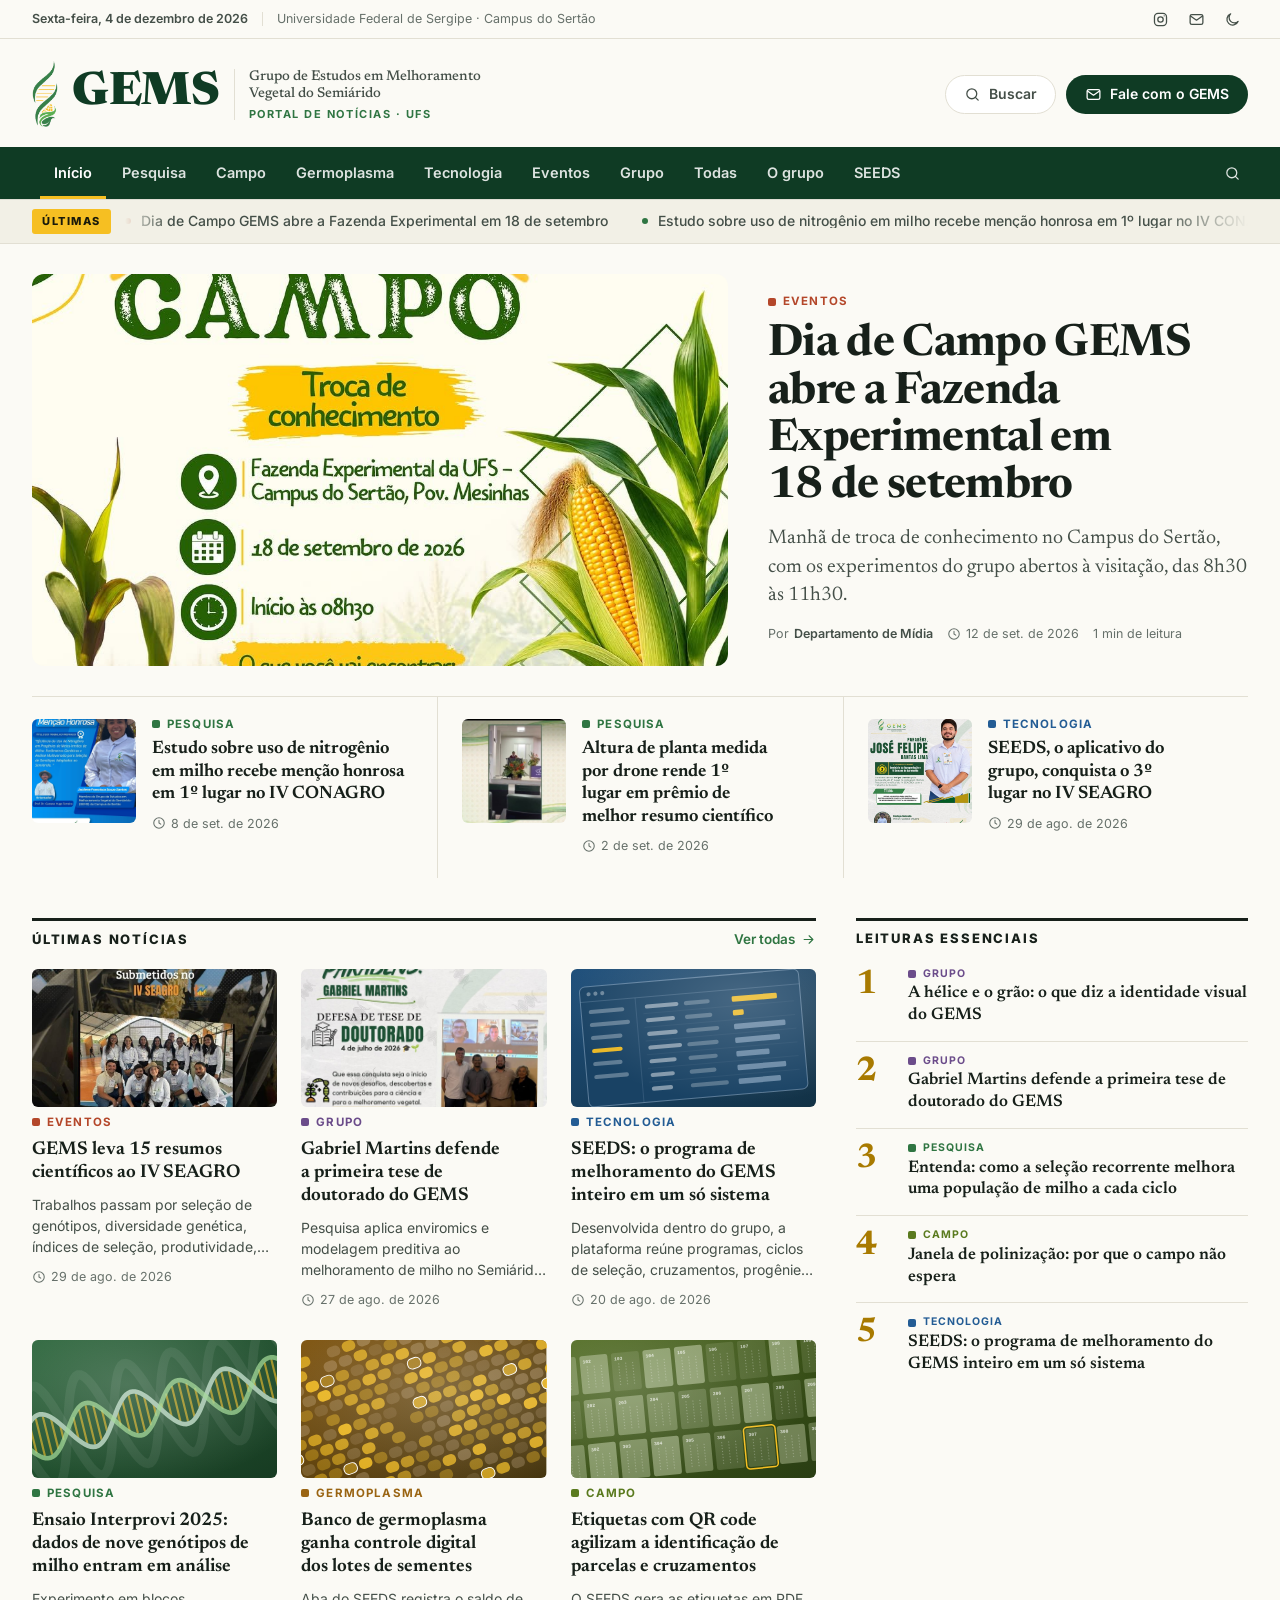
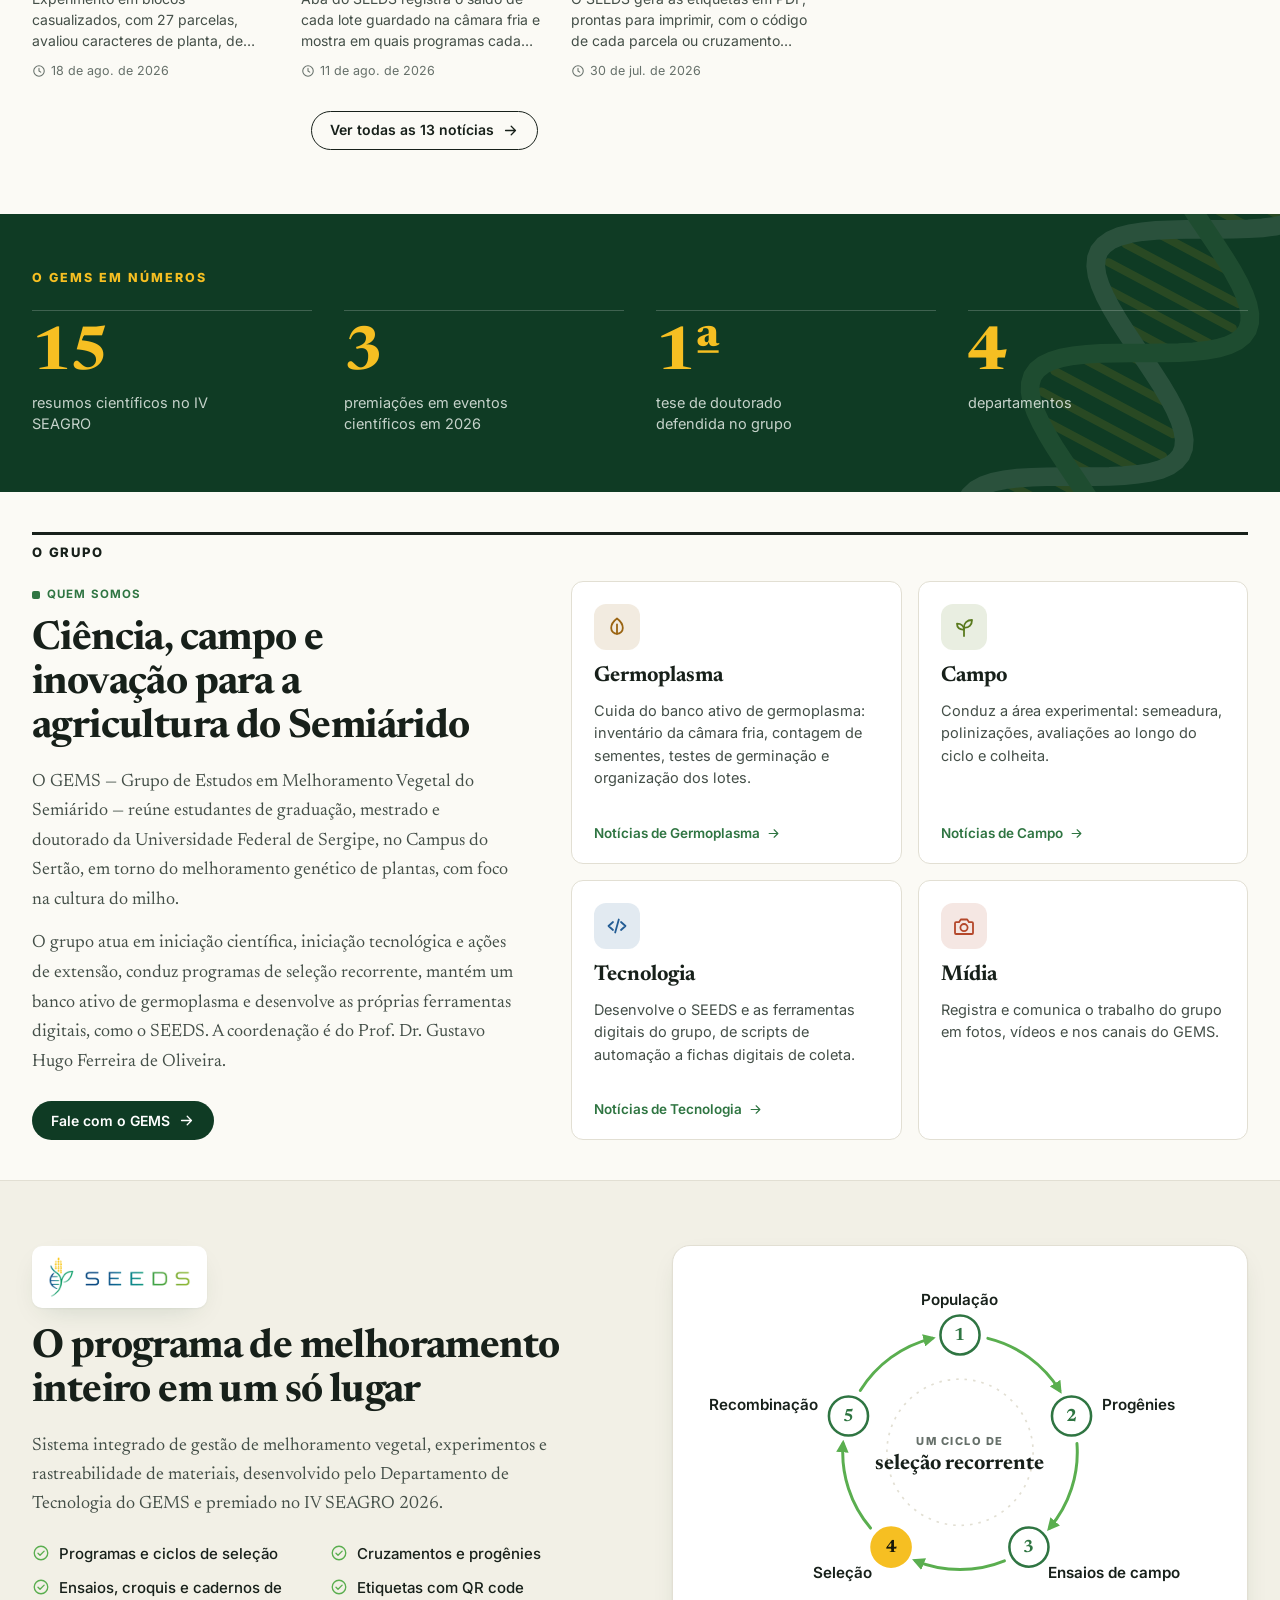
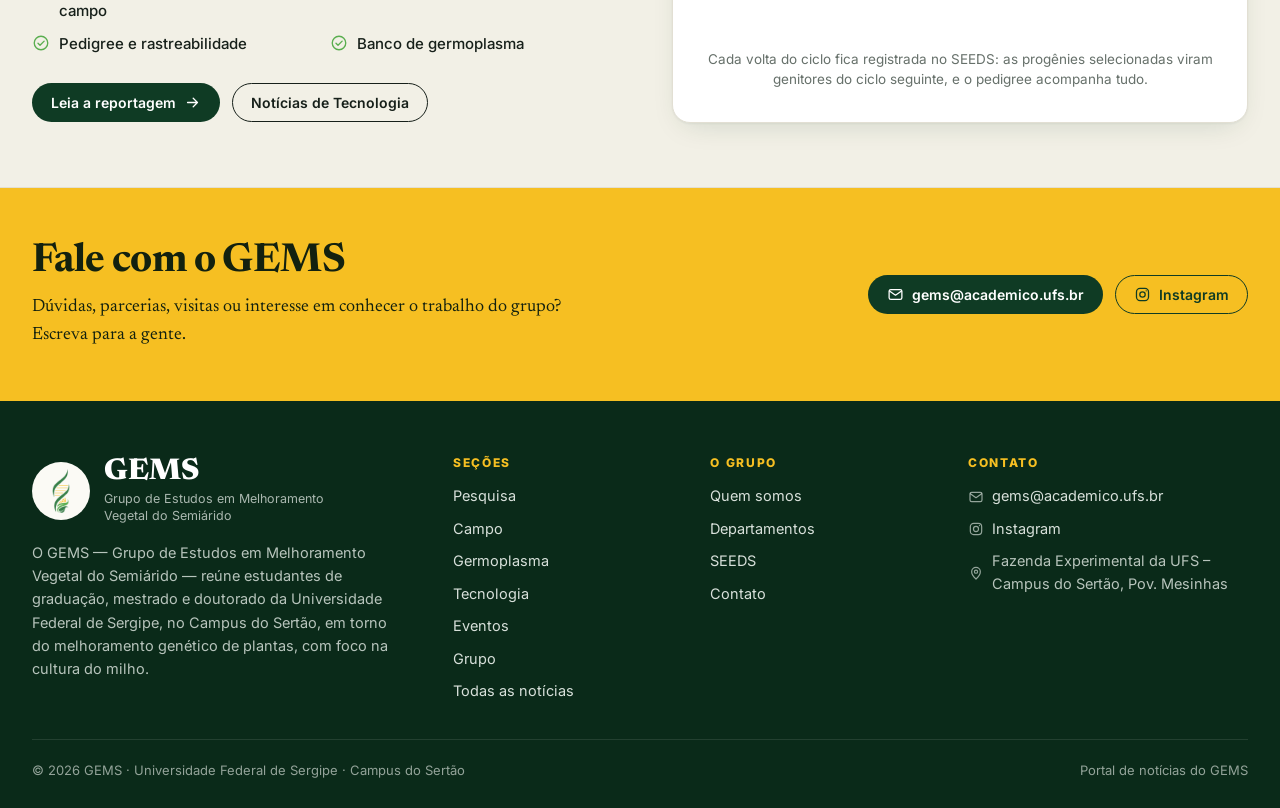
<file: index.html>
<!doctype html>
<html lang="pt-BR">
<head>
  <meta charset="utf-8">
  <meta name="viewport" content="width=device-width, initial-scale=1">
  <title>GEMS · Portal de notícias</title>
  <meta name="description" content="Notícias do GEMS — Grupo de Estudo em Melhoramento Vegetal do Semiárido, da Universidade Federal de Sergipe: pesquisa, campo, germoplasma e tecnologia.">
  <meta name="theme-color" content="#0F3B24">

  <!-- Prévia ao compartilhar no WhatsApp e redes. Depois de publicar, troque
       "assets/img/og-gems.png" pelo endereço completo (veja o README). -->
  <meta property="og:type" content="website">
  <meta property="og:locale" content="pt_BR">
  <meta property="og:site_name" content="GEMS · Portal de notícias">
  <meta property="og:title" content="GEMS · Portal de notícias">
  <meta property="og:description" content="Pesquisa, campo, germoplasma e tecnologia do Grupo de Estudo em Melhoramento Vegetal do Semiárido (UFS).">
  <meta property="og:image" content="assets/img/og-gems.png">
  <meta name="twitter:card" content="summary_large_image">

  <link rel="icon" type="image/png" sizes="32x32" href="assets/img/favicon-32.png">
  <link rel="icon" type="image/png" sizes="192x192" href="assets/img/favicon-192.png">
  <link rel="apple-touch-icon" href="assets/img/apple-touch-icon.png">

  <link rel="preconnect" href="https://fonts.googleapis.com">
  <link rel="preconnect" href="https://fonts.gstatic.com" crossorigin>
  <link rel="stylesheet" href="https://fonts.googleapis.com/css2?family=Inter:wght@400..800&family=Newsreader:ital,opsz,wght@0,6..72,400..800;1,6..72,400..600&display=swap">
  <link rel="stylesheet" href="assets/css/portal.css">

  <script>
    // tema escolhido antes (evita piscar claro->escuro) e erro de digitação no conteudo.js
    try { var t = localStorage.getItem("gems-tema"); if (t === "claro" || t === "escuro") document.documentElement.setAttribute("data-tema", t); } catch (e) {}
    window.addEventListener("error", function (e) {
      var alvo = e.target && e.target.src;
      if (alvo && /conteudo\.js/.test(alvo)) window.__erroConteudo = { faltando: true };
      else if (e.filename && /conteudo\.js/.test(e.filename)) window.__erroConteudo = { linha: e.lineno, msg: e.message };
    }, true);
  </script>
</head>
<body data-pagina="inicio">
  <div id="topo"></div>
  <main id="conteudo" tabindex="-1">
    <noscript><div class="container"><p class="aviso-erro">Ative o JavaScript no navegador para ver as notícias do GEMS.</p></div></noscript>
  </main>
  <div id="fim"></div>

  <script src="conteudo.js"></script>
  <script src="assets/js/portal.js"></script>
</body>
</html>
</file>
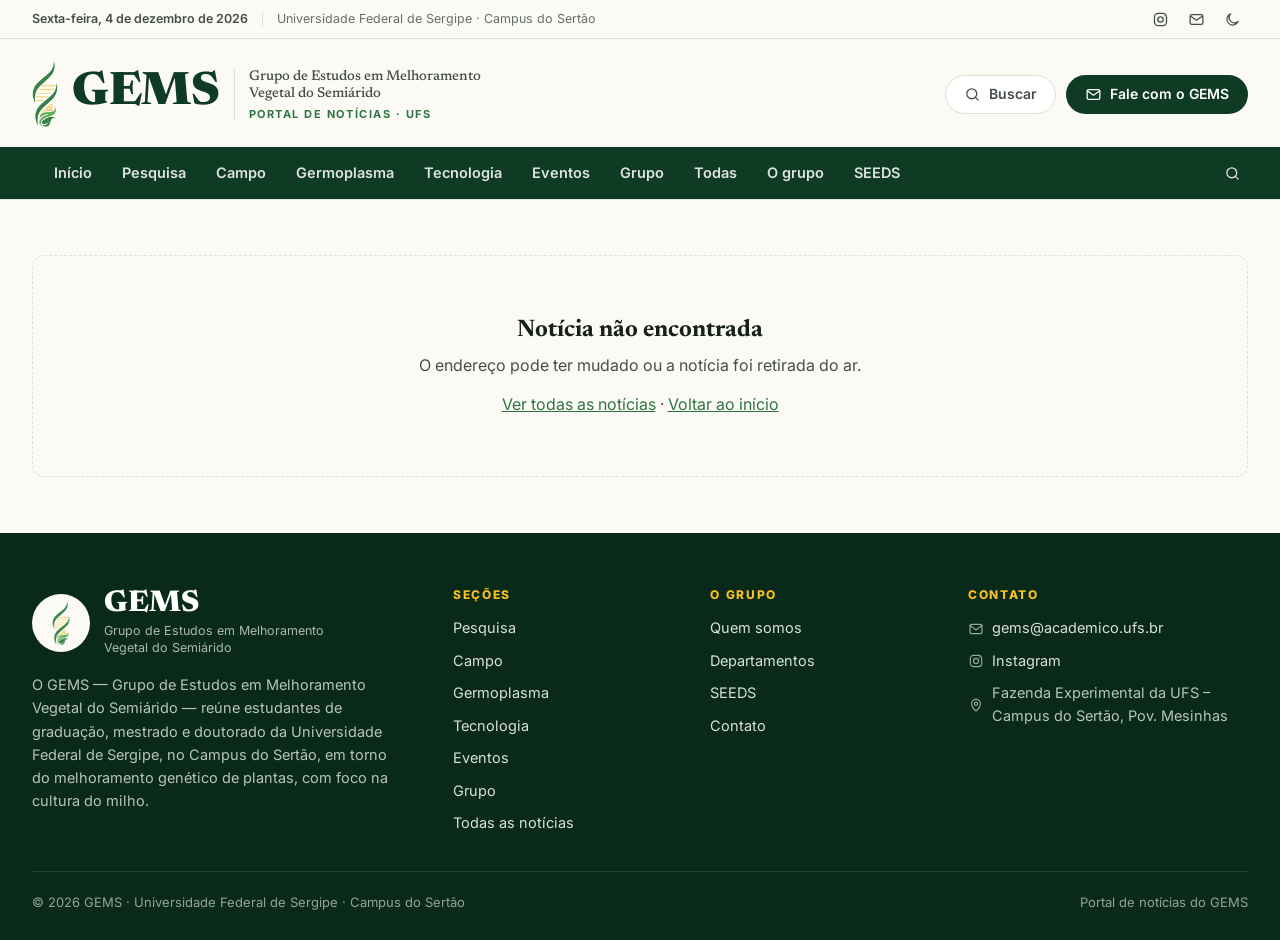
<file: noticia.html>
<!doctype html>
<html lang="pt-BR">
<head>
  <meta charset="utf-8">
  <meta name="viewport" content="width=device-width, initial-scale=1">
  <title>Notícia · GEMS</title>
  <meta name="description" content="Notícia do GEMS — Grupo de Estudo em Melhoramento Vegetal do Semiárido (UFS).">
  <meta name="theme-color" content="#0F3B24">

  <meta property="og:type" content="article">
  <meta property="og:locale" content="pt_BR">
  <meta property="og:site_name" content="GEMS · Portal de notícias">
  <meta property="og:title" content="GEMS · Portal de notícias">
  <meta property="og:description" content="Pesquisa, campo, germoplasma e tecnologia do Grupo de Estudo em Melhoramento Vegetal do Semiárido (UFS).">
  <meta property="og:image" content="assets/img/og-gems.png">
  <meta name="twitter:card" content="summary_large_image">

  <link rel="icon" type="image/png" sizes="32x32" href="assets/img/favicon-32.png">
  <link rel="icon" type="image/png" sizes="192x192" href="assets/img/favicon-192.png">
  <link rel="apple-touch-icon" href="assets/img/apple-touch-icon.png">

  <link rel="preconnect" href="https://fonts.googleapis.com">
  <link rel="preconnect" href="https://fonts.gstatic.com" crossorigin>
  <link rel="stylesheet" href="https://fonts.googleapis.com/css2?family=Inter:wght@400..800&family=Newsreader:ital,opsz,wght@0,6..72,400..800;1,6..72,400..600&display=swap">
  <link rel="stylesheet" href="assets/css/portal.css">

  <script>
    try { var t = localStorage.getItem("gems-tema"); if (t === "claro" || t === "escuro") document.documentElement.setAttribute("data-tema", t); } catch (e) {}
    window.addEventListener("error", function (e) {
      var alvo = e.target && e.target.src;
      if (alvo && /conteudo\.js/.test(alvo)) window.__erroConteudo = { faltando: true };
      else if (e.filename && /conteudo\.js/.test(e.filename)) window.__erroConteudo = { linha: e.lineno, msg: e.message };
    }, true);
  </script>
</head>
<body data-pagina="noticia">
  <div id="topo"></div>
  <main id="conteudo" tabindex="-1">
    <noscript><div class="container"><p class="aviso-erro">Ative o JavaScript no navegador para ler as notícias do GEMS.</p></div></noscript>
  </main>
  <div id="fim"></div>

  <script src="conteudo.js"></script>
  <script src="assets/js/portal.js"></script>
</body>
</html>
</file>
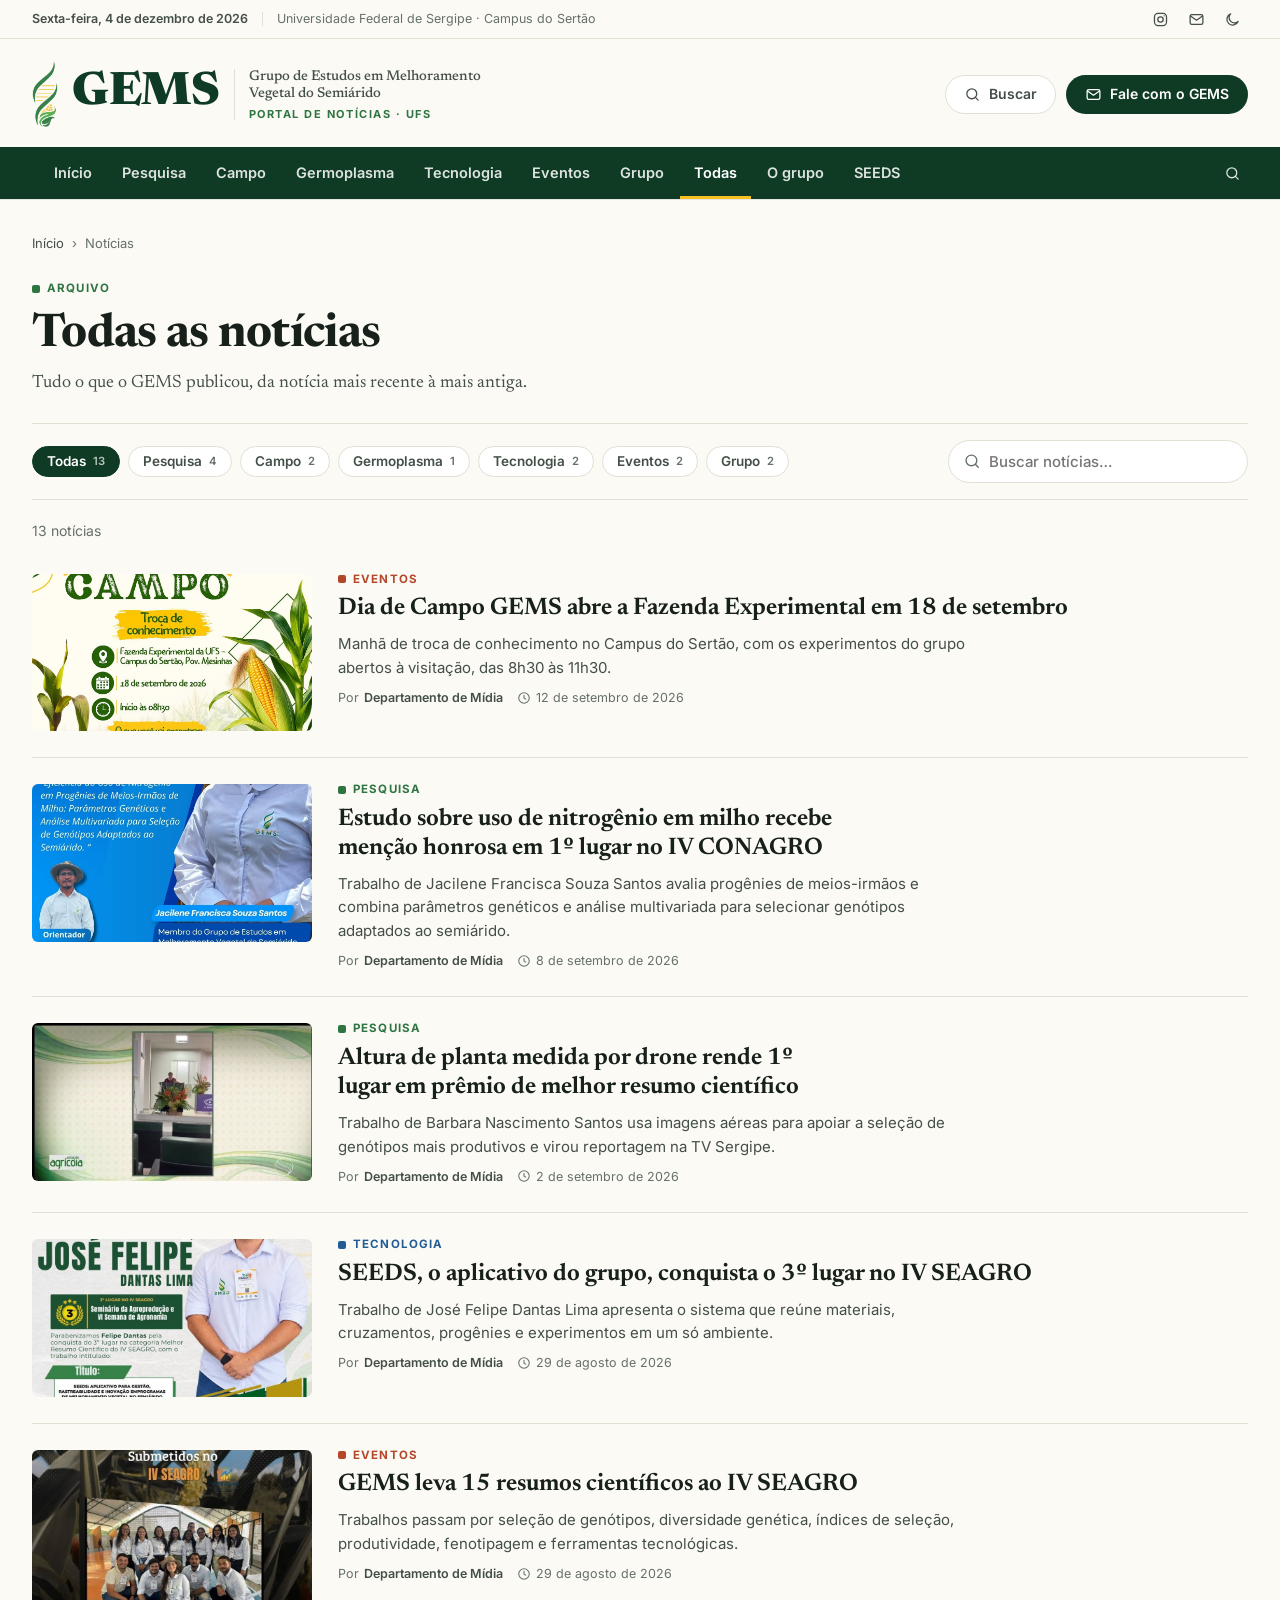
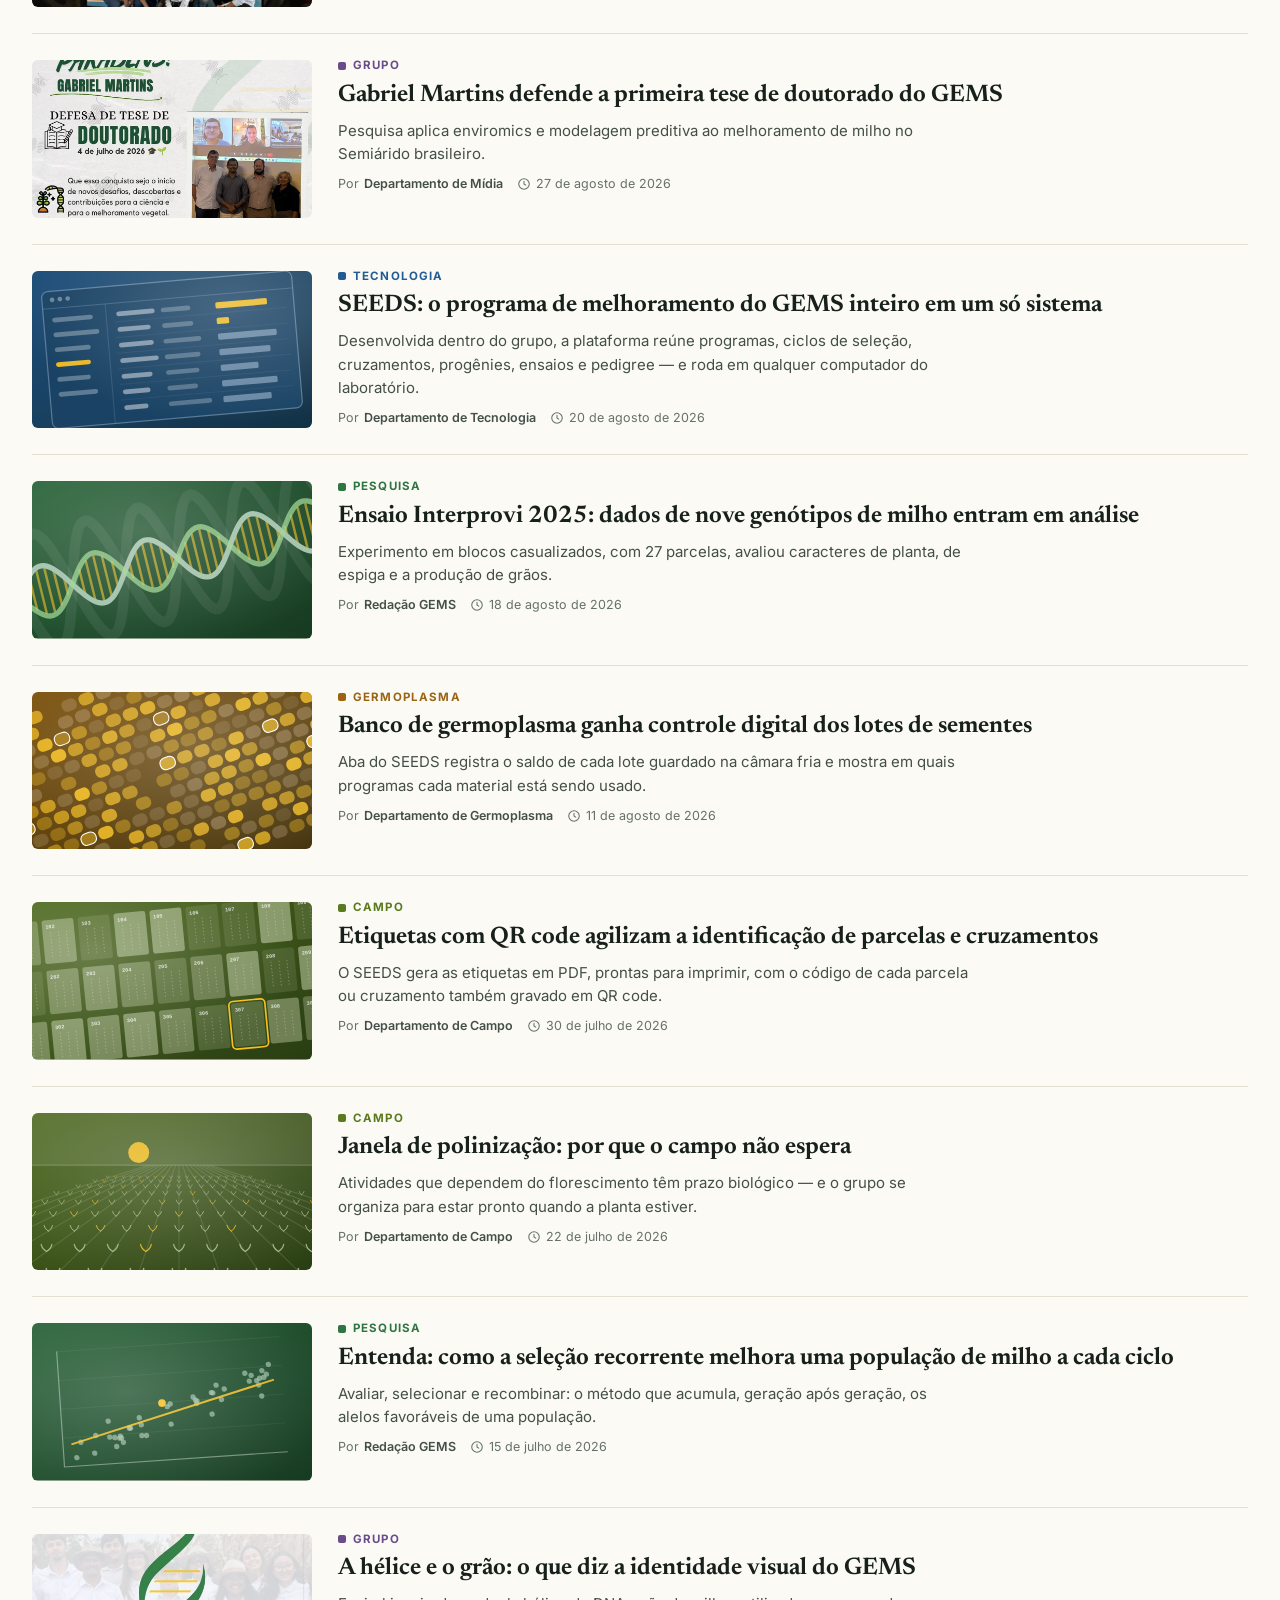
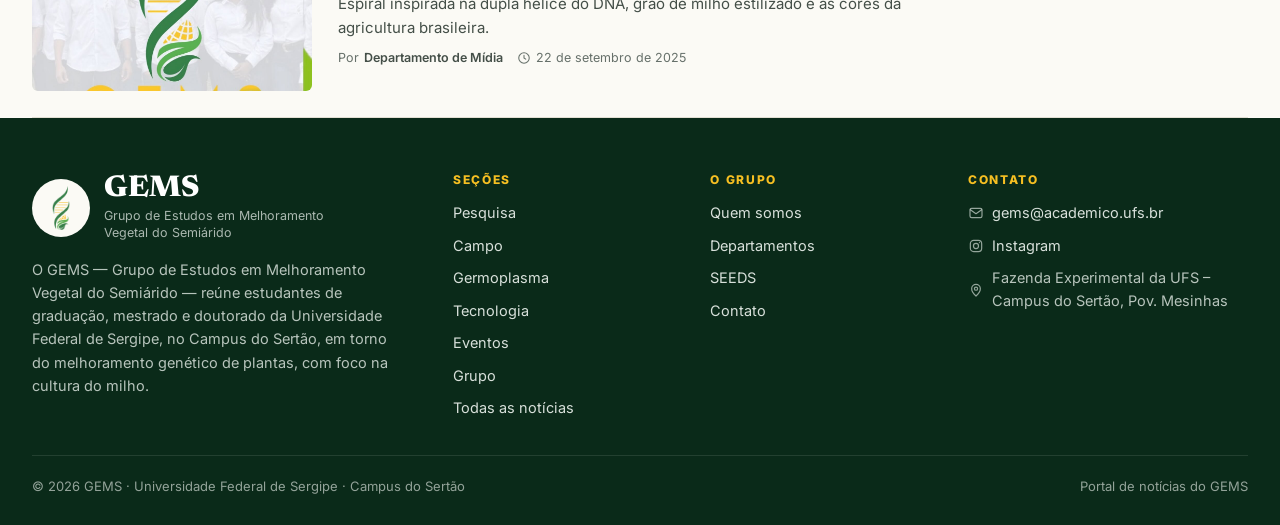
<file: noticias.html>
<!doctype html>
<html lang="pt-BR">
<head>
  <meta charset="utf-8">
  <meta name="viewport" content="width=device-width, initial-scale=1">
  <title>Notícias · GEMS</title>
  <meta name="description" content="Todas as notícias do GEMS — Grupo de Estudo em Melhoramento Vegetal do Semiárido (UFS).">
  <meta name="theme-color" content="#0F3B24">

  <meta property="og:type" content="website">
  <meta property="og:locale" content="pt_BR">
  <meta property="og:site_name" content="GEMS · Portal de notícias">
  <meta property="og:title" content="Notícias do GEMS">
  <meta property="og:description" content="Pesquisa, campo, germoplasma e tecnologia do Grupo de Estudo em Melhoramento Vegetal do Semiárido (UFS).">
  <meta property="og:image" content="assets/img/og-gems.png">
  <meta name="twitter:card" content="summary_large_image">

  <link rel="icon" type="image/png" sizes="32x32" href="assets/img/favicon-32.png">
  <link rel="icon" type="image/png" sizes="192x192" href="assets/img/favicon-192.png">
  <link rel="apple-touch-icon" href="assets/img/apple-touch-icon.png">

  <link rel="preconnect" href="https://fonts.googleapis.com">
  <link rel="preconnect" href="https://fonts.gstatic.com" crossorigin>
  <link rel="stylesheet" href="https://fonts.googleapis.com/css2?family=Inter:wght@400..800&family=Newsreader:ital,opsz,wght@0,6..72,400..800;1,6..72,400..600&display=swap">
  <link rel="stylesheet" href="assets/css/portal.css">

  <script>
    try { var t = localStorage.getItem("gems-tema"); if (t === "claro" || t === "escuro") document.documentElement.setAttribute("data-tema", t); } catch (e) {}
    window.addEventListener("error", function (e) {
      var alvo = e.target && e.target.src;
      if (alvo && /conteudo\.js/.test(alvo)) window.__erroConteudo = { faltando: true };
      else if (e.filename && /conteudo\.js/.test(e.filename)) window.__erroConteudo = { linha: e.lineno, msg: e.message };
    }, true);
  </script>
</head>
<body data-pagina="arquivo">
  <div id="topo"></div>
  <main id="conteudo" tabindex="-1">
    <noscript><div class="container"><p class="aviso-erro">Ative o JavaScript no navegador para ver as notícias do GEMS.</p></div></noscript>
  </main>
  <div id="fim"></div>

  <script src="conteudo.js"></script>
  <script src="assets/js/portal.js"></script>
</body>
</html>
</file>
<file: assets/css/portal.css>
/* ==========================================================================
   GEMS · Portal de notícias
   Cores tiradas do logo: verde da hélice (#38804A), verde da folha (#58AC50)
   e amarelo da espiga (#F8C020).
   ========================================================================== */

:root {
  --papel: #FBFAF5;
  --papel-2: #F2F0E6;
  --superficie: #FFFFFF;
  --tinta: #17201A;
  --tinta-2: #444F48;
  --tinta-3: #66706A;
  --linha: #E2DFD3;
  --linha-forte: #17201A;

  --verde: #2F7542;          /* links e destaques de texto (contraste AA) */
  --verde-escuro: #0F3B24;   /* menu, faixa de números */
  --verde-noite: #0A2A19;    /* rodapé */
  --verde-claro: #5AAE4F;
  --amarelo: #F6BF22;
  --amarelo-suave: #FFF3C9;
  --ouro: #A87A00;           /* amarelo legível sobre papel */
  --sobre-escuro: #EEF4EF;

  --sombra: 0 1px 2px rgb(15 59 36 / .05), 0 10px 30px -12px rgb(15 59 36 / .18);
  --raio: 6px;
  --raio-g: 12px;

  --serif: "Newsreader", Georgia, "Times New Roman", serif;
  --sans: "Inter", system-ui, -apple-system, "Segoe UI", Roboto, Arial, sans-serif;

  --largura: 1240px;
  --margem: clamp(16px, 4vw, 32px);
  --altura-menu: 52px;
  color-scheme: light;
}

@media (prefers-color-scheme: dark) {
  :root:not([data-tema="claro"]) {
    --papel: #0D130F;
    --papel-2: #151E18;
    --superficie: #131B16;
    --tinta: #E6ECE7;
    --tinta-2: #B4BFB7;
    --tinta-3: #8D9990;
    --linha: #26332B;
    --linha-forte: #E6ECE7;
    --verde: #7FCB86;
    --verde-escuro: #0F3B24;
    --verde-noite: #07170E;
    --amarelo-suave: #3A3113;
    --ouro: #F6BF22;
    --sombra: 0 1px 2px rgb(0 0 0 / .4), 0 12px 30px -12px rgb(0 0 0 / .6);
    color-scheme: dark;
  }
}
:root[data-tema="escuro"] {
  --papel: #0D130F;
  --papel-2: #151E18;
  --superficie: #131B16;
  --tinta: #E6ECE7;
  --tinta-2: #B4BFB7;
  --tinta-3: #8D9990;
  --linha: #26332B;
  --linha-forte: #E6ECE7;
  --verde: #7FCB86;
  --verde-escuro: #0F3B24;
  --verde-noite: #07170E;
  --amarelo-suave: #3A3113;
  --ouro: #F6BF22;
  --sombra: 0 1px 2px rgb(0 0 0 / .4), 0 12px 30px -12px rgb(0 0 0 / .6);
  color-scheme: dark;
}

/* ---- base --------------------------------------------------------------- */

*, *::before, *::after { box-sizing: border-box; }

html { -webkit-text-size-adjust: 100%; scroll-padding-top: calc(var(--altura-menu) + 16px); }

body {
  margin: 0;
  background: var(--papel);
  color: var(--tinta);
  font: 400 16px/1.55 var(--sans);
  -webkit-font-smoothing: antialiased;
  text-rendering: optimizeLegibility;
}

img, svg { display: block; max-width: 100%; }
a { color: inherit; }
button { font: inherit; color: inherit; }
h1, h2, h3, h4 { margin: 0; }
p { margin: 0; }
::selection { background: var(--amarelo); color: #111; }

:focus-visible { outline: 3px solid var(--amarelo); outline-offset: 2px; border-radius: 2px; }

.container { width: min(100% - 2 * var(--margem), var(--largura)); margin-inline: auto; }

.pular {
  position: absolute; left: 12px; top: -60px; z-index: 100;
  background: var(--amarelo); color: #111; padding: 10px 16px;
  font-weight: 700; border-radius: 0 0 var(--raio) var(--raio); text-decoration: none;
}
.pular:focus { top: 0; }

.sr { position: absolute; width: 1px; height: 1px; overflow: hidden; clip: rect(0 0 0 0); white-space: nowrap; }

.icone { width: 1.15em; height: 1.15em; flex: none; }

/* ---- barra utilitária --------------------------------------------------- */

.utilidades {
  border-bottom: 1px solid var(--linha);
  font-size: 12.5px;
  color: var(--tinta-3);
}
.utilidades .container {
  display: flex; align-items: center; justify-content: space-between; gap: 16px;
  min-height: 38px;
}
.utilidades-data { display: flex; gap: 14px; align-items: center; white-space: nowrap; overflow: hidden; }
.utilidades-data strong { color: var(--tinta-2); font-weight: 600; }
.utilidades-data .sep { width: 1px; height: 14px; background: var(--linha); }
.utilidades-acoes { display: flex; align-items: center; gap: 4px; }

.botao-icone {
  display: inline-grid; place-items: center;
  width: 32px; height: 32px; border-radius: 50%;
  border: 0; background: transparent; color: var(--tinta-2);
  cursor: pointer; text-decoration: none;
  transition: background .15s, color .15s;
}
.botao-icone:hover { background: var(--papel-2); color: var(--tinta); }
.botao-icone .icone { width: 17px; height: 17px; }

/* ---- cabeçalho (nome do jornal) ----------------------------------------- */

.cabecalho .container {
  display: flex; align-items: center; justify-content: space-between; gap: 24px;
  padding-block: 22px 20px;
}

.marca { display: flex; align-items: center; gap: 14px; text-decoration: none; min-width: 0; }
.marca img { height: 66px; width: auto; }
.marca-nome {
  font: 800 46px/0.9 var(--serif);
  letter-spacing: -0.01em;
  color: var(--verde-escuro);
}
:root[data-tema="escuro"] .marca-nome { color: var(--tinta); }
@media (prefers-color-scheme: dark) { :root:not([data-tema="claro"]) .marca-nome { color: var(--tinta); } }

.marca-legenda {
  display: flex; flex-direction: column; gap: 5px;
  padding-left: 14px; border-left: 1px solid var(--linha);
  min-width: 0;
}
.marca-legenda span:first-child { font: 500 14px/1.25 var(--serif); color: var(--tinta-2); max-width: 30ch; }
.marca-legenda span:last-child {
  font: 700 11px/1 var(--sans); letter-spacing: .14em; text-transform: uppercase; color: var(--verde);
}

.cabecalho-acoes { display: flex; align-items: center; gap: 10px; }

.botao {
  display: inline-flex; align-items: center; gap: 8px;
  padding: 10px 18px; border-radius: 999px;
  font: 600 14px/1 var(--sans); text-decoration: none; white-space: nowrap;
  border: 1.5px solid transparent; cursor: pointer;
  transition: background .15s, color .15s, border-color .15s, transform .15s;
}
.botao:active { transform: translateY(1px); }
.botao-primario { background: var(--verde-escuro); color: #fff; }
.botao-primario:hover { background: #16502f; }
.botao-amarelo { background: var(--amarelo); color: #1a1a0a; }
.botao-amarelo:hover { background: #ffcb3a; }
.botao-contorno { border-color: currentColor; background: transparent; }
.botao-contorno:hover { background: color-mix(in srgb, currentColor 8%, transparent); }
.botao .icone { width: 17px; height: 17px; }

.busca-abrir { border: 1.5px solid var(--linha); color: var(--tinta-2); background: var(--superficie); }
.busca-abrir:hover { border-color: var(--tinta-3); color: var(--tinta); }

/* ---- menu --------------------------------------------------------------- */

.menu {
  position: sticky; top: 0; z-index: 50;
  background: var(--verde-escuro);
  color: #fff;
  box-shadow: 0 1px 0 rgb(0 0 0 / .08);
}
.menu .container { display: flex; align-items: stretch; gap: 8px; min-height: var(--altura-menu); }

.menu-marca {
  display: flex; align-items: center; gap: 8px; text-decoration: none;
  font: 800 20px/1 var(--serif); color: #fff;
  max-width: 0; opacity: 0; overflow: hidden;
  transition: max-width .3s ease, opacity .25s ease, margin .3s ease;
}
.menu-marca img { height: 30px; width: auto; background: var(--papel); border-radius: 6px; padding: 3px 5px; }
.menu--compacto .menu-marca { max-width: 140px; opacity: 1; margin-right: 10px; }

.menu-lista {
  display: flex; align-items: stretch; gap: 2px;
  list-style: none; margin: 0; padding: 0;
  overflow-x: auto; scrollbar-width: none;
  flex: 1;
  -webkit-mask-image: linear-gradient(90deg, #000 90%, transparent);
          mask-image: linear-gradient(90deg, #000 90%, transparent);
}
.menu-lista::-webkit-scrollbar { display: none; }
@media (min-width: 1024px) {
  .menu-lista { -webkit-mask-image: none; mask-image: none; }
}
.menu-lista a {
  display: flex; align-items: center; height: 100%;
  padding: 0 14px;
  font: 600 14.5px/1 var(--sans); text-decoration: none; white-space: nowrap;
  color: rgb(255 255 255 / .86);
  border-bottom: 3px solid transparent; border-top: 3px solid transparent;
  transition: color .15s, background .15s, border-color .15s;
}
.menu-lista a:hover { color: #fff; background: rgb(255 255 255 / .07); }
.menu-lista a[aria-current="page"] { color: #fff; border-bottom-color: var(--amarelo); }

.menu-busca {
  display: flex; align-items: center;
  margin-left: auto;
}
.menu-busca .botao-icone { color: rgb(255 255 255 / .86); }
.menu-busca .botao-icone:hover { background: rgb(255 255 255 / .1); color: #fff; }

/* caixa de busca que abre sob o menu */
.caixa-busca {
  background: var(--verde-noite);
  border-top: 1px solid rgb(255 255 255 / .08);
}
.caixa-busca form { display: flex; gap: 10px; padding-block: 14px; }
.caixa-busca input {
  flex: 1; min-width: 0;
  font: 500 17px/1.2 var(--sans);
  padding: 12px 16px; border-radius: 999px;
  border: 1.5px solid rgb(255 255 255 / .2); background: rgb(255 255 255 / .06); color: #fff;
}
.caixa-busca input::placeholder { color: rgb(255 255 255 / .55); }
.caixa-busca input:focus { outline: none; border-color: var(--amarelo); }

/* ---- faixa "Últimas" (letreiro) ---------------------------------------- */

.letreiro { background: var(--papel-2); border-bottom: 1px solid var(--linha); }
.letreiro .container { display: flex; align-items: center; gap: 14px; min-height: 44px; }
.letreiro-rotulo {
  flex: none;
  font: 800 11px/1 var(--sans); letter-spacing: .14em; text-transform: uppercase;
  background: var(--amarelo); color: #1a1a0a;
  padding: 7px 10px; border-radius: 3px;
}
.letreiro-trilho {
  flex: 1; overflow: hidden; position: relative;
  -webkit-mask-image: linear-gradient(90deg, transparent, #000 4%, #000 92%, transparent);
          mask-image: linear-gradient(90deg, transparent, #000 4%, #000 92%, transparent);
}
.letreiro-faixa {
  display: flex; width: max-content;
  animation: letreiro var(--duracao, 60s) linear infinite;
}
.letreiro:hover .letreiro-faixa,
.letreiro:focus-within .letreiro-faixa { animation-play-state: paused; }
.letreiro-faixa a {
  display: inline-flex; align-items: center; gap: 10px;
  padding-right: 34px;
  font: 500 14px/1 var(--sans); color: var(--tinta-2); text-decoration: none; white-space: nowrap;
}
.letreiro-faixa a::before {
  content: ""; width: 6px; height: 6px; border-radius: 50%;
  background: var(--cat, var(--verde));
}
.letreiro-faixa a:hover { color: var(--tinta); text-decoration: underline; text-underline-offset: 3px; }
.letreiro-copia { display: contents; }
@keyframes letreiro { to { transform: translateX(-50%); } }
@media (prefers-reduced-motion: reduce) {
  .letreiro-faixa { animation: none; }
  .letreiro-copia { display: none; }
  .letreiro-trilho { overflow-x: auto; scrollbar-width: none; }
}

/* ---- peças comuns das notícias ----------------------------------------- */

.chapeu {
  display: inline-flex; align-items: center; gap: 7px;
  font: 700 11.5px/1 var(--sans); letter-spacing: .1em; text-transform: uppercase;
  color: var(--cat, var(--verde)); text-decoration: none;
}
.chapeu::before { content: ""; width: 8px; height: 8px; border-radius: 2px; background: currentColor; }
a.chapeu:hover { text-decoration: underline; text-underline-offset: 3px; }
:root[data-tema="escuro"] .chapeu { color: color-mix(in srgb, var(--cat, var(--verde)) 50%, #fff); }
@media (prefers-color-scheme: dark) {
  :root:not([data-tema="claro"]) .chapeu { color: color-mix(in srgb, var(--cat, var(--verde)) 50%, #fff); }
}

.titulo-link { color: inherit; text-decoration: none; }
.titulo-link:hover { text-decoration: underline; text-decoration-thickness: 1.5px; text-underline-offset: 4px; }

.midia {
  display: block; position: relative;
  aspect-ratio: 16 / 9; overflow: hidden;
  border-radius: var(--raio);
  background: var(--papel-2);
}
.midia > img, .midia > svg {
  width: 100%; height: 100%; object-fit: cover;
  transition: transform .5s cubic-bezier(.2, .7, .2, 1);
}
a.midia:hover > img, a.midia:hover > svg { transform: scale(1.035); }

.meta {
  display: flex; flex-wrap: wrap; align-items: center; gap: 6px 14px;
  font-size: 12.5px; color: var(--tinta-3);
}
.meta span { display: inline-flex; align-items: center; gap: 5px; }
.meta .icone { width: 14px; height: 14px; }
.meta strong { color: var(--tinta-2); font-weight: 600; }

/* títulos de seção no estilo de jornal: fio grosso em cima */
.secao { padding-block: 40px; }
.secao-titulo {
  display: flex; align-items: baseline; justify-content: space-between; gap: 16px;
  border-top: 3px solid var(--linha-forte);
  padding-top: 11px; margin-bottom: 22px;
}
.secao-titulo h2, .secao-titulo .rotulo {
  font: 800 13px/1 var(--sans); letter-spacing: .14em; text-transform: uppercase;
}
.secao-titulo a {
  display: inline-flex; align-items: center; gap: 6px;
  font: 600 13.5px/1 var(--sans); color: var(--verde); text-decoration: none;
}
.secao-titulo a:hover { text-decoration: underline; text-underline-offset: 3px; }
.secao-titulo a .icone { width: 15px; height: 15px; }

/* ---- manchete ----------------------------------------------------------- */

.manchete { padding-top: 30px; }

/* notícia principal: imagem e título lado a lado, para o título ficar
   visível sem rolar mesmo num notebook de 1366 x 768 */
.principal { display: grid; gap: 18px; }
@media (min-width: 900px) {
  .principal { grid-template-columns: minmax(0, 1.45fr) minmax(0, 1fr); gap: 40px; align-items: center; }
}
.principal .midia { border-radius: var(--raio-g); }
.principal-texto { display: grid; gap: 14px; align-content: center; }
.principal h2 {
  font: 700 clamp(1.95rem, 1.1rem + 2.1vw, 3.05rem)/1.06 var(--serif);
  letter-spacing: -0.015em;
  text-wrap: balance;
}
.principal .linha-fina {
  font: 400 clamp(1.08rem, 1rem + .3vw, 1.24rem)/1.45 var(--serif);
  color: var(--tinta-2); max-width: 62ch;
}

/* três chamadas secundárias em faixa, com fios entre as colunas */
.secundarias {
  display: grid; margin-top: 30px;
  grid-template-columns: minmax(0, 1fr);
  border-top: 1px solid var(--linha);
}
.secundarias .item {
  display: grid; grid-template-columns: 104px minmax(0, 1fr); gap: 16px; align-items: start;
  padding-block: 20px;
}
.secundarias .item + .item { border-top: 1px solid var(--linha); }
.secundarias .midia { aspect-ratio: 1; }
.secundarias .item > div { display: grid; gap: 8px; align-content: start; }
.secundarias h3 { font: 650 1.13rem/1.25 var(--serif); text-wrap: balance; }
@media (min-width: 900px) {
  .secundarias { grid-template-columns: repeat(3, minmax(0, 1fr)); }
  .secundarias .item { padding: 22px 24px; }
  .secundarias .item + .item { border-top: 0; border-left: 1px solid var(--linha); }
  .secundarias .item:first-child { padding-left: 0; }
  .secundarias .item:last-child { padding-right: 0; }
}
/* em telas médias a coluna fica estreita demais para miniatura + título */
@media (min-width: 900px) and (max-width: 1149px) {
  .secundarias .item { grid-template-columns: minmax(0, 1fr); }
  .secundarias .midia { display: none; }
}

/* ---- grade de notícias + lateral --------------------------------------- */

.grade-com-lateral {
  display: grid; gap: 40px;
  grid-template-columns: minmax(0, 1fr);
}
@media (min-width: 1024px) {
  .grade-com-lateral { grid-template-columns: minmax(0, 2fr) minmax(0, 1fr); }
  .coluna-lateral { position: sticky; top: calc(var(--altura-menu) + 20px); align-self: start; }
}

.cartoes {
  display: grid; gap: 30px 24px;
  grid-template-columns: repeat(auto-fill, minmax(min(100%, 230px), 1fr));
}
.cartao { display: flex; flex-direction: column; gap: 10px; }
.cartao h3 { font: 650 1.16rem/1.24 var(--serif); text-wrap: balance; }
.cartao .linha-fina {
  font-size: 14px; line-height: 1.5; color: var(--tinta-2);
  display: -webkit-box; -webkit-line-clamp: 3; -webkit-box-orient: vertical; overflow: hidden;
}

.mais-noticias { margin-top: 30px; display: flex; justify-content: center; }

/* bloco lateral genérico */
.bloco + .bloco { margin-top: 36px; }

/* leituras essenciais: lista numerada */
.essenciais { list-style: none; margin: 0; padding: 0; counter-reset: n; }
.essenciais li {
  counter-increment: n;
  display: grid; grid-template-columns: 42px 1fr; gap: 4px 10px;
  padding-block: 14px; border-top: 1px solid var(--linha);
}
.essenciais li:first-child { border-top: 0; padding-top: 2px; }
.essenciais li::before {
  content: counter(n);
  grid-row: span 2;
  font: 700 34px/0.95 var(--serif); color: var(--ouro);
}
.essenciais .chapeu { font-size: 10.5px; }
.essenciais a.titulo-link { font: 600 1.05rem/1.3 var(--serif); }

/* agenda */
.agenda { list-style: none; margin: 0; padding: 0; display: grid; gap: 12px; }
.agenda li {
  display: grid; grid-template-columns: 58px 1fr; gap: 14px; align-items: center;
  padding: 12px; border: 1px solid var(--linha); border-radius: var(--raio-g);
  background: var(--superficie);
}
.agenda-data {
  display: grid; place-items: center; text-align: center;
  height: 58px; border-radius: 8px;
  background: var(--amarelo-suave); color: var(--tinta);
}
.agenda-data b { font: 700 24px/1 var(--serif); display: block; }
.agenda-data small { font: 700 10.5px/1 var(--sans); letter-spacing: .1em; text-transform: uppercase; color: var(--tinta-2); }
.agenda-data.sem-data .icone { width: 24px; height: 24px; color: var(--tinta-2); }
.agenda-quando {
  display: block; margin-bottom: 3px;
  font: 700 10.5px/1.2 var(--sans); letter-spacing: .1em; text-transform: uppercase; color: var(--tinta-2);
}
.agenda h3 { font: 600 15px/1.3 var(--sans); }
.agenda p { display: flex; gap: 5px; align-items: flex-start; margin-top: 4px; font-size: 13px; color: var(--tinta-3); line-height: 1.4; }
.agenda p .icone { width: 14px; height: 14px; margin-top: 2px; }

/* ---- faixa de números -------------------------------------------------- */

.numeros {
  position: relative; overflow: hidden;
  background: var(--verde-escuro); color: var(--sobre-escuro);
  padding-block: 58px;
  margin-top: 24px;
}
.numeros-arte {
  position: absolute; right: -140px; top: 50%; translate: 0 -50%;
  width: min(560px, 62%); opacity: .11; pointer-events: none;
}
.numeros .container { position: relative; }
.numeros-titulo {
  font: 800 12.5px/1 var(--sans); letter-spacing: .16em; text-transform: uppercase;
  color: var(--amarelo); margin-bottom: 26px;
}
.numeros-grade {
  display: grid; gap: 28px 32px;
  grid-template-columns: repeat(auto-fit, minmax(min(100%, 140px), 1fr));
}
.numero { border-top: 1px solid rgb(255 255 255 / .2); padding-top: 14px; }
.numero b { display: block; font: 700 clamp(2.7rem, 2rem + 2.2vw, 3.8rem)/1 var(--serif); color: var(--amarelo); letter-spacing: -0.02em; }
.numero span { display: block; margin-top: 8px; font-size: 14.5px; line-height: 1.4; color: rgb(238 244 239 / .82); max-width: 22ch; }

/* ---- o grupo ------------------------------------------------------------ */

.grupo-grade {
  display: grid; gap: 40px;
  grid-template-columns: minmax(0, 1fr);
}
@media (min-width: 1024px) {
  .grupo-grade { grid-template-columns: minmax(0, 5fr) minmax(0, 7fr); gap: 56px; }
}
.grupo-texto h2, .seeds-texto h2, .contato h2 {
  font: 700 clamp(1.8rem, 1.3rem + 1.6vw, 2.5rem)/1.1 var(--serif);
  letter-spacing: -0.015em; text-wrap: balance;
  margin: 12px 0 18px;
}
.grupo-texto p { font: 400 1.12rem/1.65 var(--serif); color: var(--tinta-2); }
.grupo-texto p + p { margin-top: 14px; }
.grupo-texto .botao { margin-top: 24px; }

.departamentos {
  display: grid; gap: 16px;
  grid-template-columns: minmax(0, 1fr);
}
@media (min-width: 560px) { .departamentos { grid-template-columns: repeat(2, minmax(0, 1fr)); } }
.departamento {
  display: flex; flex-direction: column; gap: 10px;
  padding: 22px; border-radius: var(--raio-g);
  background: var(--superficie); border: 1px solid var(--linha);
  transition: border-color .2s, box-shadow .2s, transform .2s;
}
.departamento:hover { border-color: color-mix(in srgb, var(--cat, var(--verde)) 45%, var(--linha)); box-shadow: var(--sombra); }
.departamento-icone {
  display: grid; place-items: center; width: 46px; height: 46px; border-radius: 12px;
  background: color-mix(in srgb, var(--cat, var(--verde)) 13%, transparent);
  color: var(--cat, var(--verde));
}
:root[data-tema="escuro"] .departamento-icone { color: color-mix(in srgb, var(--cat, var(--verde)) 50%, #fff); }
@media (prefers-color-scheme: dark) {
  :root:not([data-tema="claro"]) .departamento-icone { color: color-mix(in srgb, var(--cat, var(--verde)) 50%, #fff); }
}
.departamento-icone .icone { width: 24px; height: 24px; }
.departamento h3 { font: 700 1.35rem/1.2 var(--serif); margin-top: 4px; }
.departamento p { font-size: 14.5px; line-height: 1.55; color: var(--tinta-2); flex: 1; }
.departamento a {
  display: inline-flex; align-items: center; gap: 6px; margin-top: 4px;
  font: 600 13.5px/1 var(--sans); color: var(--verde); text-decoration: none;
}
.departamento a:hover { text-decoration: underline; text-underline-offset: 3px; }
.departamento a .icone { width: 15px; height: 15px; }

/* ---- destaque do SEEDS --------------------------------------------------- */

.seeds { background: var(--papel-2); border-block: 1px solid var(--linha); }
.seeds-grade {
  display: grid; gap: 40px; align-items: center;
  grid-template-columns: minmax(0, 1fr);
  padding-block: 64px;
}
@media (min-width: 1024px) {
  .seeds-grade { grid-template-columns: minmax(0, 1fr) minmax(0, 1fr); gap: 64px; }
}
.seeds-logo {
  display: inline-block; background: #fff; border-radius: 10px;
  padding: 10px 16px; box-shadow: var(--sombra);
}
.seeds-logo img { height: 42px; width: auto; }
.seeds-texto > p { font: 400 1.12rem/1.6 var(--serif); color: var(--tinta-2); max-width: 54ch; }
.recursos {
  list-style: none; margin: 24px 0 0; padding: 0;
  display: grid; gap: 10px 20px;
  grid-template-columns: repeat(auto-fill, minmax(min(100%, 220px), 1fr));
}
.recursos li { display: flex; gap: 9px; align-items: flex-start; font-size: 15px; font-weight: 500; }
.recursos .icone { width: 18px; height: 18px; color: var(--verde-claro); margin-top: 2px; }
.seeds-acoes { display: flex; flex-wrap: wrap; gap: 12px; margin-top: 28px; }

.ciclo-cartao {
  margin: 0;
  background: var(--superficie); border: 1px solid var(--linha);
  border-radius: 18px; padding: clamp(14px, 3vw, 32px);
  box-shadow: var(--sombra);
}
.ciclo-cartao figcaption {
  margin-top: 14px; text-align: center;
  font-size: 13.5px; color: var(--tinta-3); line-height: 1.5;
}
.ciclo { width: 100%; height: auto; max-width: 540px; margin-inline: auto; overflow: visible; }
.ciclo .anel { fill: none; stroke: var(--linha); stroke-width: 2; }
.ciclo .seta { fill: none; stroke: var(--verde-claro); stroke-width: 3.5; stroke-linecap: round; }
.ciclo .ponta { fill: var(--verde-claro); }
.ciclo .no-fundo { fill: var(--superficie); stroke: var(--verde); stroke-width: 3; }
.ciclo .no-num { font: 700 21px var(--serif); fill: var(--verde); }
.ciclo .no-rotulo { font: 600 18px var(--sans); fill: var(--tinta); }
.ciclo .centro-1 { font: 800 13px var(--sans); letter-spacing: .14em; fill: var(--tinta-3); }
.ciclo .centro-2 { font: 700 25px var(--serif); fill: var(--tinta); }
.ciclo .no-destaque .no-fundo { fill: var(--amarelo); stroke: var(--amarelo); }
.ciclo .no-destaque .no-num { fill: #1a1a0a; }
@media (max-width: 559px) {
  .ciclo .no-rotulo { font-size: 22px; }
  .ciclo .no-num { font-size: 23px; }
}

/* ---- contato ------------------------------------------------------------ */

.contato { background: var(--amarelo); color: #13210F; }
.contato .container {
  display: grid; gap: 24px 48px; align-items: center;
  grid-template-columns: minmax(0, 1fr);
  padding-block: 52px;
}
@media (min-width: 900px) { .contato .container { grid-template-columns: minmax(0, 1.4fr) auto; } }
.contato h2 { margin-top: 0; margin-bottom: 10px; }
.contato p { font: 400 1.12rem/1.55 var(--serif); max-width: 56ch; }
.contato-acoes { display: flex; flex-wrap: wrap; gap: 12px; }
.contato .botao-primario { background: #0F3B24; color: #fff; }
.contato .botao-contorno { color: #0F3B24; }
.contato :focus-visible { outline-color: #0F3B24; }

/* ---- rodapé ------------------------------------------------------------- */

.rodape { background: var(--verde-noite); color: rgb(238 244 239 / .76); font-size: 14.5px; }
.rodape a { color: rgb(238 244 239 / .9); text-decoration: none; }
.rodape a:hover { color: #fff; text-decoration: underline; text-underline-offset: 3px; }
.rodape-grade {
  display: grid; gap: 36px 24px;
  grid-template-columns: repeat(auto-fit, minmax(min(100%, 140px), 1fr));
  padding-block: 56px 36px;
}
.rodape-grade > div:first-child, .rodape-grade > div:last-child { grid-column: 1 / -1; }
@media (min-width: 1024px) {
  .rodape-grade { grid-template-columns: 1.7fr 1fr 1fr 1.2fr; }
  .rodape-grade > div:first-child, .rodape-grade > div:last-child { grid-column: auto; }
}
.rodape-marca { display: flex; align-items: center; gap: 14px; margin-bottom: 16px; }
.rodape-marca span.selo {
  display: grid; place-items: center; width: 58px; height: 58px; border-radius: 50%;
  background: var(--papel);
}
:root[data-tema="escuro"] .rodape-marca span.selo { background: #FBFAF5; }
.rodape-marca img { height: 44px; width: auto; }
.rodape-marca b { font: 800 30px/1 var(--serif); color: #fff; display: block; }
.rodape-marca small { display: block; margin-top: 4px; font-size: 12.5px; color: rgb(238 244 239 / .7); max-width: 28ch; line-height: 1.35; }
.rodape p { line-height: 1.6; max-width: 40ch; }
.rodape h2 {
  font: 800 12px/1 var(--sans); letter-spacing: .14em; text-transform: uppercase;
  color: var(--amarelo); margin-bottom: 16px;
}
.rodape ul { list-style: none; margin: 0; padding: 0; display: grid; gap: 10px; }
.rodape li { display: flex; align-items: center; gap: 8px; }
.rodape li .icone { width: 16px; height: 16px; opacity: .8; }
.rodape-base {
  border-top: 1px solid rgb(255 255 255 / .1);
  display: flex; flex-wrap: wrap; justify-content: space-between; gap: 10px;
  padding-block: 20px 28px; font-size: 13px; color: rgb(238 244 239 / .6);
}

/* ---- página da notícia --------------------------------------------------- */

.artigo-pagina { padding-top: 30px; }
.artigo-grade {
  display: grid; gap: 48px;
  grid-template-columns: minmax(0, 1fr);
}
@media (min-width: 1024px) {
  .artigo-grade { grid-template-columns: minmax(0, 1fr) 320px; gap: 64px; }
}

.trilha {
  display: flex; flex-wrap: wrap; align-items: center; gap: 8px;
  font-size: 13px; color: var(--tinta-3); margin-bottom: 22px;
}
.trilha a { color: var(--tinta-2); text-decoration: none; }
.trilha a:hover { text-decoration: underline; text-underline-offset: 3px; }

.artigo { max-width: 760px; }
.artigo-cabeca { display: grid; gap: 16px; }
.artigo-cabeca h1 {
  font: 700 clamp(2rem, 1.25rem + 2.6vw, 3.2rem)/1.07 var(--serif);
  letter-spacing: -0.018em; text-wrap: balance;
}
.artigo-cabeca .linha-fina {
  font: 400 clamp(1.14rem, 1.02rem + .45vw, 1.36rem)/1.45 var(--serif);
  color: var(--tinta-2);
}
.artigo-assinatura {
  display: flex; flex-wrap: wrap; align-items: center; justify-content: space-between; gap: 14px;
  margin-top: 8px; padding-block: 14px;
  border-block: 1px solid var(--linha);
}

.compartilhar { display: flex; align-items: center; gap: 6px; }
.compartilhar > span { font-size: 12.5px; color: var(--tinta-3); margin-right: 4px; }
.compartilhar .botao-icone { border: 1px solid var(--linha); width: 36px; height: 36px; }
.compartilhar .botao-icone:hover { border-color: var(--tinta-3); }
.copiado { font-size: 12.5px; color: var(--verde); font-weight: 600; }

.artigo-capa { margin: 28px 0 32px; }
.artigo-capa .midia { border-radius: var(--raio-g); }
.artigo-capa figcaption { margin-top: 10px; font-size: 13px; color: var(--tinta-3); line-height: 1.5; }
.video { position: relative; aspect-ratio: 16 / 9; border-radius: var(--raio-g); overflow: hidden; background: #000; }
.video iframe { position: absolute; inset: 0; width: 100%; height: 100%; border: 0; }

.artigo-corpo {
  font: 400 1.2rem/1.72 var(--serif);
  color: var(--tinta);
}
.artigo-corpo > * + * { margin-top: 1.05em; }
.artigo-corpo > p:first-child::first-letter {
  float: left;
  font: 700 4.3em/0.8 var(--serif);
  margin: 0.06em 0.09em 0 0;
  color: var(--verde-escuro);
}
:root[data-tema="escuro"] .artigo-corpo > p:first-child::first-letter { color: var(--amarelo); }
@media (prefers-color-scheme: dark) {
  :root:not([data-tema="claro"]) .artigo-corpo > p:first-child::first-letter { color: var(--amarelo); }
}
.artigo-corpo h2 {
  font: 700 1.55rem/1.25 var(--serif); letter-spacing: -0.01em;
  margin-top: 1.8em;
}
.artigo-corpo blockquote {
  margin: 1.6em 0; padding: 4px 0 4px 22px;
  border-left: 4px solid var(--amarelo);
  font: italic 500 1.5rem/1.38 var(--serif); color: var(--verde-escuro);
  text-wrap: balance;
}
:root[data-tema="escuro"] .artigo-corpo blockquote { color: var(--tinta); }
@media (prefers-color-scheme: dark) {
  :root:not([data-tema="claro"]) .artigo-corpo blockquote { color: var(--tinta); }
}
.artigo-corpo ul { padding-left: 1.25em; }
.artigo-corpo li + li { margin-top: .5em; }
.artigo-corpo li::marker { color: var(--verde-claro); }
.artigo-corpo a { color: var(--verde); text-decoration-thickness: 1px; text-underline-offset: 3px; }
.artigo-corpo figure { margin: 1.6em 0; }
.artigo-corpo figure img { width: 100%; border-radius: var(--raio-g); }
.artigo-corpo figcaption { margin-top: 8px; font: 400 13px/1.5 var(--sans); color: var(--tinta-3); }

.etiquetas { display: flex; flex-wrap: wrap; gap: 8px; margin-top: 36px; }
.etiquetas a {
  font-size: 13px; font-weight: 500; text-decoration: none; color: var(--tinta-2);
  padding: 7px 13px; border-radius: 999px; background: var(--papel-2); border: 1px solid var(--linha);
}
.etiquetas a:hover { border-color: var(--tinta-3); color: var(--tinta); }

.vizinhas {
  display: grid; gap: 16px; margin-top: 40px;
  grid-template-columns: repeat(auto-fit, minmax(min(100%, 260px), 1fr));
}
.vizinhas a {
  display: grid; gap: 6px; padding: 16px 18px;
  border: 1px solid var(--linha); border-radius: var(--raio-g);
  text-decoration: none; background: var(--superficie);
  transition: border-color .2s, box-shadow .2s;
}
.vizinhas a:hover { border-color: var(--tinta-3); box-shadow: var(--sombra); }
.vizinhas small { font: 700 11px/1 var(--sans); letter-spacing: .12em; text-transform: uppercase; color: var(--tinta-3); }
.vizinhas b { font: 600 1.05rem/1.3 var(--serif); }
.vizinhas .proxima { text-align: right; }

.leia-tambem { border-top: 1px solid var(--linha); margin-top: 56px; }

/* ---- arquivo (todas as notícias) --------------------------------------- */

.arquivo-cabeca { padding-top: 34px; }
.arquivo-cabeca h1 {
  font: 700 clamp(2rem, 1.4rem + 2vw, 2.9rem)/1.08 var(--serif); letter-spacing: -0.015em;
  margin-top: 10px;
}
.arquivo-intro { margin-top: 10px; font: 400 1.12rem/1.5 var(--serif); color: var(--tinta-2); max-width: 60ch; }

.filtros {
  display: flex; flex-wrap: wrap; align-items: center; justify-content: space-between; gap: 16px;
  margin-top: 26px; padding-block: 16px; border-block: 1px solid var(--linha);
}
.chips { display: flex; flex-wrap: wrap; gap: 8px; }
.chip {
  display: inline-flex; align-items: center; gap: 7px;
  padding: 8px 14px; border-radius: 999px;
  font: 600 13.5px/1 var(--sans); text-decoration: none; color: var(--tinta-2);
  border: 1.5px solid var(--linha); background: var(--superficie);
  transition: border-color .15s, color .15s, background .15s;
}
.chip:hover { border-color: var(--tinta-3); color: var(--tinta); }
.chip small { font-weight: 600; color: var(--tinta-3); }
.chip[aria-current="page"] { background: var(--verde-escuro); border-color: var(--verde-escuro); color: #fff; }
.chip[aria-current="page"] small { color: rgb(255 255 255 / .7); }

.busca-campo {
  display: flex; align-items: center; gap: 8px;
  padding: 0 14px; border-radius: 999px; min-width: min(100%, 300px);
  border: 1.5px solid var(--linha); background: var(--superficie); color: var(--tinta-3);
}
.busca-campo:focus-within { border-color: var(--verde); }
.busca-campo input {
  flex: 1; min-width: 0; border: 0; background: transparent; outline: none;
  font: 500 15px/1 var(--sans); color: var(--tinta); padding: 11px 0;
}

.resultado-info { margin: 20px 0 6px; font-size: 14px; color: var(--tinta-3); }

.lista-noticias { list-style: none; margin: 0; padding: 0; }
.lista-noticias li {
  display: grid; gap: 18px 26px; align-items: start;
  grid-template-columns: minmax(0, 1fr);
  padding-block: 26px; border-bottom: 1px solid var(--linha);
}
@media (min-width: 720px) {
  .lista-noticias li { grid-template-columns: 280px minmax(0, 1fr); }
}
.lista-noticias .texto { display: grid; gap: 9px; align-content: start; }
.lista-noticias h2 { font: 650 clamp(1.25rem, 1.1rem + .5vw, 1.5rem)/1.22 var(--serif); text-wrap: balance; }
.lista-noticias .linha-fina { font-size: 15px; color: var(--tinta-2); line-height: 1.55; max-width: 70ch; }
.lista-noticias mark { background: var(--amarelo-suave); color: inherit; padding: 0 2px; border-radius: 2px; }

.vazio {
  text-align: center; padding: 60px 20px;
  border: 1.5px dashed var(--linha); border-radius: var(--raio-g); margin-top: 24px;
  color: var(--tinta-2);
}
.vazio h2 { font: 700 1.5rem/1.2 var(--serif); color: var(--tinta); margin-bottom: 8px; }
.vazio a { color: var(--verde); }

/* ---- 404 ---------------------------------------------------------------- */

.nao-achei {
  display: grid; gap: 40px; align-items: center;
  grid-template-columns: minmax(0, 1fr);
  padding-block: 64px 80px;
}
@media (min-width: 900px) { .nao-achei { grid-template-columns: minmax(0, 1.1fr) minmax(0, 1fr); } }
.nao-achei .codigo { font: 800 clamp(5rem, 3rem + 8vw, 9rem)/0.9 var(--serif); color: var(--ouro); letter-spacing: -0.03em; }
.nao-achei h1 { font: 700 clamp(1.8rem, 1.3rem + 1.6vw, 2.5rem)/1.1 var(--serif); margin: 14px 0 12px; }
.nao-achei p { font: 400 1.15rem/1.55 var(--serif); color: var(--tinta-2); max-width: 46ch; }
.nao-achei .acoes { display: flex; flex-wrap: wrap; gap: 12px; margin-top: 26px; }
.nao-achei .midia { border-radius: 18px; }

/* ---- aviso de erro no conteudo.js --------------------------------------- */

.aviso-erro {
  margin: 40px auto; max-width: 760px;
  padding: 22px 24px; border-radius: var(--raio-g);
  background: #FFF4F1; color: #5A1A0E; border: 1px solid #F2C4B8; border-left: 5px solid #C2410C;
  font-size: 15px; line-height: 1.55;
}
.aviso-erro h2 { font: 700 1.3rem/1.2 var(--serif); margin-bottom: 8px; }
.aviso-erro code { font: 500 13.5px/1.5 ui-monospace, Consolas, monospace; background: #fff; padding: 2px 6px; border-radius: 4px; }
.aviso-erro pre { white-space: pre-wrap; margin: 12px 0 0; font: 500 13.5px/1.5 ui-monospace, Consolas, monospace; background: #fff; padding: 12px; border-radius: 8px; }

/* avisos que só aparecem para quem edita, abrindo o site no próprio computador */
.avisos-locais {
  position: fixed; left: 16px; bottom: 16px; z-index: 90;
  width: min(420px, calc(100% - 32px)); max-height: 50vh; overflow: auto;
  padding: 16px 44px 16px 18px; border-radius: var(--raio-g);
  background: #FFF8E1; color: #4A3A06; border: 1px solid #F0D98A;
  box-shadow: 0 12px 40px -10px rgb(0 0 0 / .35);
  font-size: 13.5px; line-height: 1.45;
}
.avisos-locais strong { display: block; font-size: 14px; }
.avisos-locais small { display: block; color: #7A6620; margin-top: 2px; }
.avisos-locais ul { margin: 10px 0 0; padding-left: 18px; }
.avisos-locais li + li { margin-top: 6px; }
.avisos-locais button {
  position: absolute; top: 10px; right: 10px;
  width: 28px; height: 28px; border-radius: 50%; border: 0; background: transparent; color: inherit; cursor: pointer;
  display: grid; place-items: center;
}
.avisos-locais button:hover { background: rgb(0 0 0 / .06); }

/* ---- ajustes de telas pequenas ----------------------------------------- */

@media (max-width: 1023px) {
  .marca-legenda span:first-child { max-width: 24ch; font-size: 13px; }
}
@media (max-width: 760px) {
  .utilidades-data .inst, .utilidades-data .sep { display: none; }
  .cabecalho .container { padding-block: 16px 14px; }
  .marca img { height: 50px; }
  .marca-nome { font-size: 36px; }
  .marca-legenda { display: none; }
  .cabecalho-acoes .botao-texto { display: none; }
  .cabecalho-acoes .botao { padding: 10px; }
  .secao { padding-block: 32px; }
}
@media (max-width: 639px) {
  .secundarias .item { grid-template-columns: 88px minmax(0, 1fr); gap: 14px; }
  .artigo-corpo { font-size: 1.12rem; }
}
/* no celular, os cartões viram lista compacta: miniatura + título */
@media (max-width: 559px) {
  .cartoes { gap: 0; }
  .cartao {
    display: grid; grid-template-columns: 88px minmax(0, 1fr);
    grid-template-areas: "midia chapeu" "midia titulo" "midia meta";
    column-gap: 14px; row-gap: 7px; align-items: start; align-content: start;
    padding-block: 18px; border-top: 1px solid var(--linha);
  }
  .cartao:first-child { border-top: 0; padding-top: 0; }
  .cartao .midia { grid-area: midia; aspect-ratio: 1; }
  .cartao .chapeu { grid-area: chapeu; }
  .cartao h3 { grid-area: titulo; font-size: 1.1rem; }
  .cartao .meta { grid-area: meta; }
  .cartao .linha-fina { display: none; }
}

/* ---- impressão ---------------------------------------------------------- */

@media print {
  .utilidades, .menu, .letreiro, .caixa-busca, .coluna-lateral, .compartilhar,
  .leia-tambem, .vizinhas, .rodape, .contato, .pular { display: none !important; }
  body { background: #fff; color: #000; }
  .artigo-grade { display: block; }
  .artigo { max-width: none; }
}
</file>
